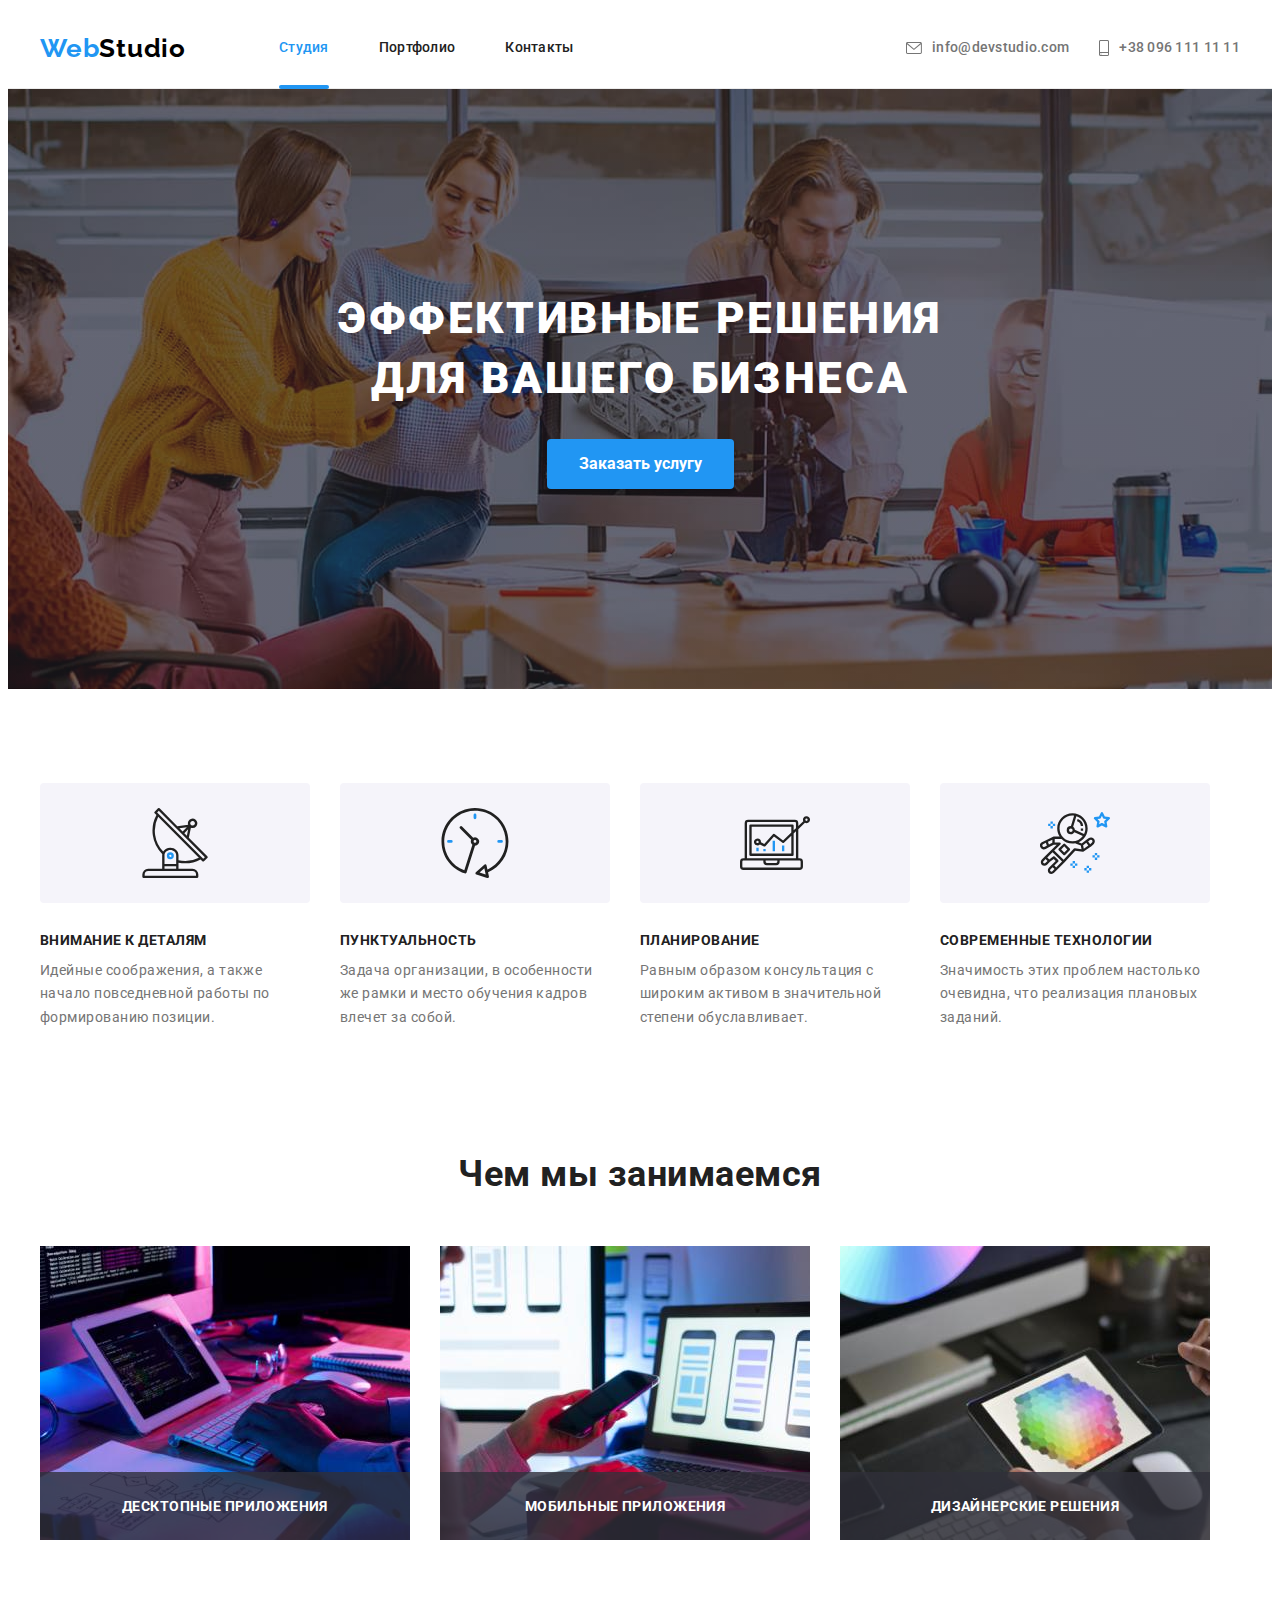
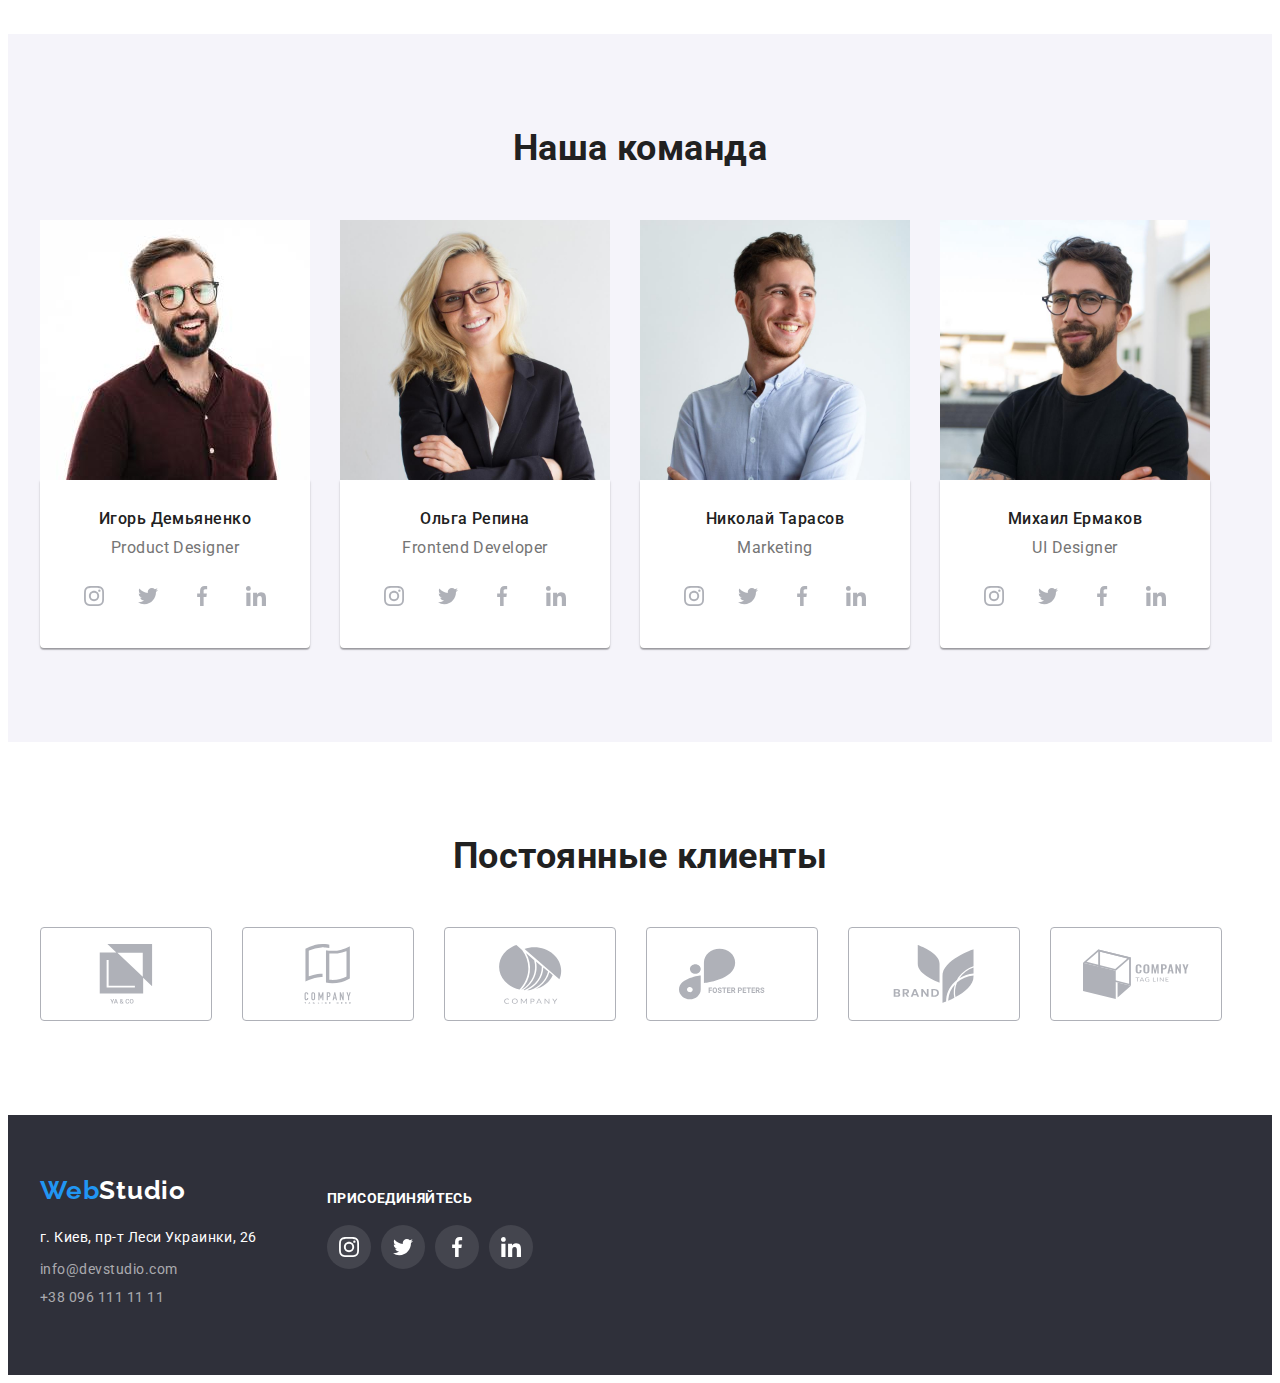
<file: index.html>
<!DOCTYPE html>
<html lang="ru">

<head>
    <meta charset="UTF-8">
    <meta http-equiv="X-UA-Compatible" content="IE=edge">
    <meta name="viewport" content="width=device-width, initial-scale=1.0">
    <title>page 1, Studio</title>
    <link rel="preconnect" href="https://fonts.googleapis.com">
    <link rel="preconnect" href="https://fonts.gstatic.com" crossorigin>
    <link href="https://fonts.googleapis.com/css2?family=Raleway:wght@700&family=Roboto:wght@400;500;700;900&display=swap"
        rel="stylesheet">
    <link rel="stylesheet" href="https://cdnjs.cloudflare.com/ajax/libs/modern-normalize/1.1.0/modern-normalize.min.css"
        integrity="sha512-wpPYUAdjBVSE4KJnH1VR1HeZfpl1ub8YT/NKx4PuQ5NmX2tKuGu6U/JRp5y+Y8XG2tV+wKQpNHVUX03MfMFn9Q=="
        crossorigin="anonymous" referrerpolicy="no-referrer" />
        <link rel="stylesheet" href="./css/styles.css">
</head>

<body>
    <!-- Шапка сайта Heder-->
    <header class="header">
        <div class="container header-container">
            <!--Навигация-->
            <nav class="navigate">
                <a class="logo" href="./index.html"><span class="logo-accent">Web</span>Studio</a>
                <ul class="list flex">
                
                    <li class="site-nav current">
                        <a href="./index.html" class="link active">Студия</a>
                    </li>
        
                    <li class="site-nav"><a href="./portfolio.html" class="link">Портфолио</a></li>
                    <li class="site-nav"><a href="" class="link">Контакты</a></li>
                </ul>
            
            </nav>
            <!--Контакты -->
            <ul class="list contact flex">
                <li class="contact-list">
                    <a class="link link-head-contact" href="mailto:info@devstudio.com">
                        <svg class="contact-icon" width="16" height="12">
                            <use href="./images/icons.svg#icon_envelope"></use>
                        </svg>
                        info@devstudio.com
                    </a>
            
                <li class="contact-list">
                    <a class="link link-head-contact" href="tel:+380961111111">
                        <svg class="contact-icon" width="10" height="16">
                            <use href="./images/icons.svg#icon_smartphone"></use>
                        </svg>
                        +38 096 111 11 11</a>
                </li>
            </ul>
        </div>
        
    </header>

    <main>

        <!-- section Герой-->
        <section class="hero-section overlay">

            <!-- фон на весь блок Герой -->
                <div class="container">
                    <h1 class="hero-title">
                        ЭФФЕКТИВНЫЕ РЕШЕНИЯ
                        <br>
                        ДЛЯ ВАШЕГО БИЗНЕСА
                    </h1>
                    <button  class="btn hero-button" type="button" data-modal-open>Заказать услугу</button>
                    <!-- Модальное окно - start -->
                    <div class="backdrop is-hidden" data-modal>
                        <div class="modal">  
                            <button class="close-modal" data-modal-close>
                                <svg class="close-svg" width="18" height="18">
                                    <use href="./images/icons.svg#close_modal"></use>
                                </svg>
                               </button>
                        </div>
                    </div>
                    <!-- Модальное окно - END -->
                </div>
        </section>

        <!-- section Наши Преимущества  -->
        <section class="section quality">
            <div class="container">
                <h2 class="visually-hidden">Преимущества</h2>
                <ul class="list flex">
                    <li class="quality-item">
                        <div class="box-icon">
                            <svg class="icon svg" width="70" height="70">
                                <use href="./images/icons.svg#icon_antenna"></use>
                            </svg>    
                        </div>
                         <div class="quality-box">
                            <h3 class="quality-title">Внимание к деталям</h3>
                            <p class="paragraph quality">Идейные соображения, а также начало повседневной работы по формированию позиции.</p>
                        </div>
                        
                    </li>
                    <li class="quality-item">
                        <div class="box-icon">
                            <svg class="icon svg" width="70" height="70">
                                <use href="./images/icons.svg#icon_clock"></use>
                            </svg>
                        </div>
                        <div class="quality-box">
                         <h3 class="quality-title">Пунктуальность</h3>
                            <p class="paragraph quality">Задача организации, в особенности же рамки и место обучения кадров влечет за собой.</p>
                        </div>
                    </li>
                    <li class="quality-item">
                        <div class="box-icon">
                            <svg class="icon svg" width="70" height="70">
                                <use href="./images/icons.svg#icon_diagram"></use>
                            </svg>
                        </div>
                        <div class="quality-box">
                            <h3 class="quality-title">Планирование</h3>
                            <p class="paragraph quality">Равным образом консультация с широким активом в значительной степени обуславливает.</p>
                        </div>
                    </li>
                    <li class="quality-item">
                        <div class="box-icon">
                            <svg class="icon svg" width="70" height="70">
                                <use href="./images/icons.svg#icon_astronaut"></use>
                            </svg>
                        </div>
                        <div class="quality-box">
                            <h3 class="quality-title">Современные технологии</h3>
                            <p class="paragraph quality">Значимость этих проблем настолько очевидна, что реализация плановых заданий.</p>
                        </div>
                    </li>
                </ul>
            </div>
        </section>

        <!-- section Чем мы занимаемся -->
        <section class="section">
            <div class="container">
                <h2 class="title-section">Чем мы занимаемся</h2>
                <ul class="list flex">
                    <li class="specialization-item">
                        
                            <img width="370" src="./images/img_main_page/box_1.jpg" alt="клавиатура и планшет">
                            
                                <p class="card-title">Десктопные приложения</p>
                          
                    </li>
                    <li class="specialization-item">
                        
                            <img width="370" src="./images/img_main_page/box_2.jpg" alt="ноутбук на столе">
                            
                                <p class="card-title">Мобильные приложения</p>
                           
                    </li>
                    <li class="specialization-item">
                       
                            <img width="370" src="./images/img_main_page/box_3.jpg" alt="планшет в руке">
                            
                                <p class="card-title">Дизайнерские решения</p>
                            
                    </li>
                </ul>
            </div>
        </section>

        <!-- section Наша команда -->
        <section class="section team-section">
            <div class="container">
                <h2 class="team-title">Наша команда</h2>
                
                <ul class="list flex">
                    <li class="covorker">
                        <img class="covorker-photo" width="270" height="260" src="./images/img_main_page/team_card_1.jpg" alt="Игорь Демьяненко">
                        <div class="covorker-box">
                            <h3 class="covorker-title">Игорь Демьяненко</h3>
                            <p class="paragraph covorker-position">Product Designer</p>
                            <ul class="list socials-list">
                                <li class="socials-item">
                                    <a class="socials-link" href="https://instagram.com" target="_blank"
                                    rel="noopener noreferrer" aria-label="Instagram link">
                                        <svg class="socials-icon" width="20" height="20">
                                            <use href="./images/icons.svg#icon_instagram"></use>
                                        </svg>
                                    </a>
                                </li>
                                <li class="socials-item">
                                    <a class="socials-link" href="https://twitter.com" target="_blank" rel="noopener noreferrer"
                                        aria-label="Twitter link">
                                        <svg class="socials-icon" width="20" height="20">
                                            <use href="./images/icons.svg#icon_twitter"></use>
                                        </svg>
                                    </a>
                                </li>
                                <li class="socials-item">
                                    <a class="socials-link" href="https://facebook.com" target="_blank" rel="noopener noreferrer"
                                        aria-label="Facebook link">
                                        <svg class="socials-icon" width="20" height="20">
                                            <use href="./images/icons.svg#icon_facebook"></use>
                                        </svg>
                                    </a>
                                </li>
                                <li class="socials-item">
                                    <a class="socials-link" href="https://linkedin.com" target="_blank" rel="noopener noreferrer"
                                        aria-label="Linkedin link">
                                        <svg class="socials-icon" width="20" height="20">
                                            <use href="./images/icons.svg#icon_linkedin"></use>
                                        </svg>
                                    </a>
                                </li>
                            </ul>
                        </div>
                        
                    </li>
                    <li class="covorker">
                        <img class="covorker-photo" width="270" height="260" src="./images/img_main_page/team_card_2.jpg" alt="Ольга Репина">
                        <div class="covorker-box">
                            <h3 class="covorker-title">Ольга Репина</h3>
                            <p class="paragraph covorker-position">Frontend Developer</p>
                            <ul class="list socials-list">
                                <li class="socials-item">
                                    <a class="socials-link" href="https://instagram.com" target="_blank" rel="noopener noreferrer"
                                        aria-label="Instagram link">
                                        <svg class="socials-icon" width="20" height="20">
                                            <use href="./images/icons.svg#icon_instagram"></use>
                                        </svg>
                                    </a>
                                </li>
                                <li class="socials-item">
                                    <a class="socials-link" href="https://twitter.com" target="_blank" rel="noopener noreferrer"
                                        aria-label="Twitter link">
                                        <svg class="socials-icon" width="20" height="20">
                                            <use href="./images/icons.svg#icon_twitter"></use>
                                        </svg>
                                    </a>
                                </li>
                                <li class="socials-item">
                                    <a class="socials-link" href="https://facebook.com" target="_blank" rel="noopener noreferrer"
                                        aria-label="Facebook link">
                                        <svg class="socials-icon" width="20" height="20">
                                            <use href="./images/icons.svg#icon_facebook"></use>
                                        </svg>
                                    </a>
                                </li>
                                <li class="socials-item">
                                    <a class="socials-link" href="https://linkedin.com" target="_blank" rel="noopener noreferrer"
                                        aria-label="Linkedin link">
                                        <svg class="socials-icon" width="20" height="20">
                                            <use href="./images/icons.svg#icon_linkedin"></use>
                                        </svg>
                                    </a>
                                </li>
                            </ul>
                        </div>
                    <li class="covorker">
                        <img class="covorker-photo" width="270" height="260" src="./images/img_main_page/team_card_3.jpg" alt="Николай Тарасов">
                        <div class="covorker-box">
                            <h3 class="covorker-title">Николай Тарасов</h3>
                            <p class="paragraph covorker-position">Marketing</p>
                            <ul class="list socials-list">
                                <li class="socials-item">
                                    <a class="socials-link" href="https://instagram.com" target="_blank" rel="noopener noreferrer"
                                        aria-label="Instagram link">
                                        <svg class="socials-icon" width="20" height="20">
                                            <use href="./images/icons.svg#icon_instagram"></use>
                                        </svg>
                                    </a>
                                </li>
                                <li class="socials-item">
                                    <a class="socials-link" href="https://twitter.com" target="_blank" rel="noopener noreferrer"
                                        aria-label="Twitter link">
                                        <svg class="socials-icon" width="20" height="20">
                                            <use href="./images/icons.svg#icon_twitter"></use>
                                        </svg>
                                    </a>
                                </li>
                                <li class="socials-item">
                                    <a class="socials-link" href="https://facebook.com" target="_blank" rel="noopener noreferrer"
                                        aria-label="Facebook link">
                                        <svg class="socials-icon" width="20" height="20">
                                            <use href="./images/icons.svg#icon_facebook"></use>
                                        </svg>
                                    </a>
                                </li>
                                <li class="socials-item">
                                    <a class="socials-link" href="https://linkedin.com" target="_blank" rel="noopener noreferrer"
                                        aria-label="Linkedin link">
                                        <svg class="socials-icon" width="20" height="20">
                                            <use href="./images/icons.svg#icon_linkedin"></use>
                                        </svg>
                                    </a>
                                </li>
                            </ul>
                        </div>
                    </li>
                    <li class="covorker">
                        <img class="covorker-photo" width="270" height="260" src="./images/img_main_page/team_card_4.jpg" alt="Михаил Ермаков">
                        <div class="covorker-box">
                            <h3 class="covorker-title">Михаил Ермаков</h3>
                            <p class="paragraph covorker-position">UI Designer</p>
                            <ul class="list socials-list">
                                <li class="socials-item">
                                    <a class="socials-link" href="https://instagram.com" target="_blank" rel="noopener noreferrer"
                                        aria-label="Instagram link">
                                        <svg class="socials-icon" width="20" height="20">
                                            <use href="./images/icons.svg#icon_instagram"></use>
                                        </svg>
                                    </a>
                                </li>
                                <li class="socials-item">
                                    <a class="socials-link" href="https://twitter.com" target="_blank" rel="noopener noreferrer"
                                        aria-label="Twitter link">
                                        <svg class="socials-icon" width="20" height="20">
                                            <use href="./images/icons.svg#icon_twitter"></use>
                                        </svg>
                                    </a>
                                </li>
                                <li class="socials-item">
                                    <a class="socials-link" href="https://facebook.com" target="_blank" rel="noopener noreferrer"
                                        aria-label="Facebook link">
                                        <svg class="socials-icon" width="20" height="20">
                                            <use href="./images/icons.svg#icon_facebook"></use>
                                        </svg>
                                    </a>
                                </li>
                                <li class="socials-item">
                                    <a class="socials-link" href="https://linkedin.com" target="_blank" rel="noopener noreferrer"
                                        aria-label="Linkedin link">
                                        <svg class="socials-icon" width="20" height="20">
                                            <use href="./images/icons.svg#icon_linkedin"></use>
                                        </svg>
                                    </a>
                                </li>
                            </ul>
                        </div>
                    </li>
                </ul>
            </div>
        </section>

        <!-- section Постоянные клиенты -->

        <section class="section clients">
            <div class="container">
                <h2 class="clients-title">Постоянные клиенты</h2>
                <ul class="list clients-list">
                    <li class="clients-item">
                            <svg class="clients-icon" width="106" height="60">
                                <use href="./images/icons.svg#icon_client_1"></use>
                            </svg>                    
                    </li>
                    <li class="clients-item">
                        <svg class="clients-icon" width="106" height="60">
                            <use href="./images/icons.svg#icon_client_2"></use>
                        </svg>
                    </li>
                    <li class="clients-item">
                        <svg class="clients-icon" width="106" height="60">
                            <use href="./images/icons.svg#icon_client_3"></use>
                        </svg>
                    </li>
                    <li class="clients-item">
                        <svg class="clients-icon" width="106" height="60">
                            <use href="./images/icons.svg#icon_client_4"></use>
                        </svg>
                    </li>
                    <li class="clients-item">
                        <svg class="clients-icon" width="106" height="60">
                            <use href="./images/icons.svg#icon_client_5"></use>
                        </svg>
                    </li>
                    <li class="clients-item">
                        <svg class="clients-icon" width="106" height="60">
                            <use href="./images/icons.svg#icon_client_6"></use>
                        </svg>
                    </li>
                </ul>
            </div>
        </section>

    </main>

    <!-- Футер -->
    <footer class="footer">
        <div class="container">
            <ul class="list flex">
                <li class="footer-box">
    
                    <a class="logo logo-white" href="/"><span class="logo-accent">Web</span>Studio</a>
    
                    <address class="address">г. Киев, пр-т Леси Украинки, 26</address>
    
                    <ul class="list">
                        <li class="adress-list"><a href="mailto:info@devstudio.com" class="contact">info@devstudio.com</a>
                        </li>
                        <li class="adress-list"><a href="tel:+380961111111" class="contact">+38 096 111 11 11</a></li>
                    </ul>
                </li>
                <!-- Присоединяйтесь, ссылки на соц сети -->
                <li class="footer-box">
    
                    <h3 class="footer-title">ПРИСОЕДИНЯЙТЕСЬ</h3>
    
                    <ul class="footer-list">
                        <li class="socials-item">
                            <a class="footer-socials-link" href="https://instagram.com" target="_blank"
                                rel="noopener noreferrer" aria-label="Instagram link">
                                <svg class="footer-socials-icon" width="20" height="20">
                                    <use href="./images/icons.svg#icon_instagram"></use>
                                </svg>
                            </a>
                        </li>
                        <li class="socials-item">
                            <a class="footer-socials-link" href="https://twitter.com" target="_blank"
                                rel="noopener noreferrer" aria-label="Twitter link">
                                <svg class="footer-socials-icon" width="20" height="20">
                                    <use href="./images/icons.svg#icon_twitter"></use>
                                </svg>
                            </a>
                        </li>
                        <li class="socials-item">
                            <a class="footer-socials-link" href="https://facebook.com" target="_blank"
                                rel="noopener noreferrer" aria-label="Facebook link">
                                <svg class="footer-socials-icon" width="20" height="20">
                                    <use href="./images/icons.svg#icon_facebook"></use>
                                </svg>
                            </a>
                        </li>
                        <li class="socials-item">
                            <a class="footer-socials-link" href="https://linkedin.com" target="_blank"
                                rel="noopener noreferrer" aria-label="Linkedin link">
                                <svg class="footer-socials-icon" width="20" height="20">
                                    <use href="./images/icons.svg#icon_linkedin"></use>
                                </svg>
                            </a>
                        </li>
                    </ul>
    
                </li>
            </ul>
        </div>
    </footer>
    <script src="./js/modal.js"></script>

</body>

</html>
</file>
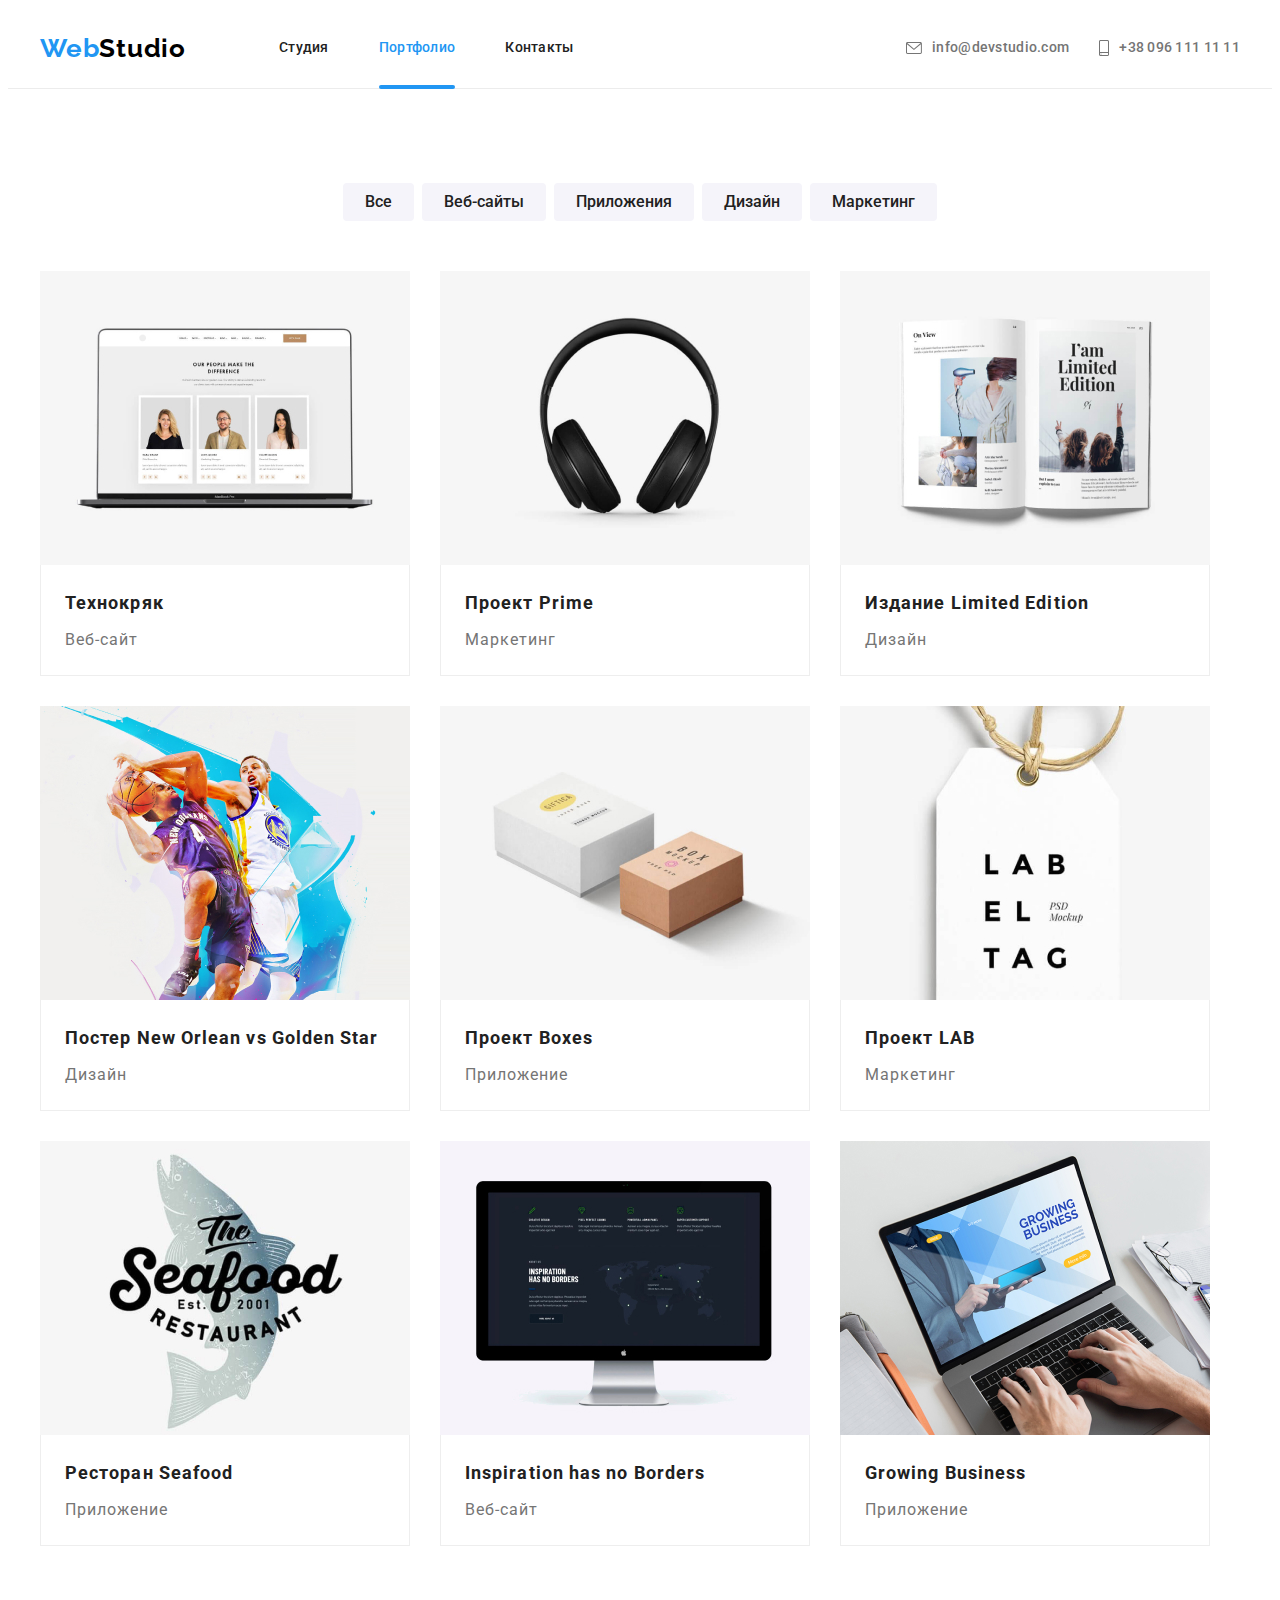
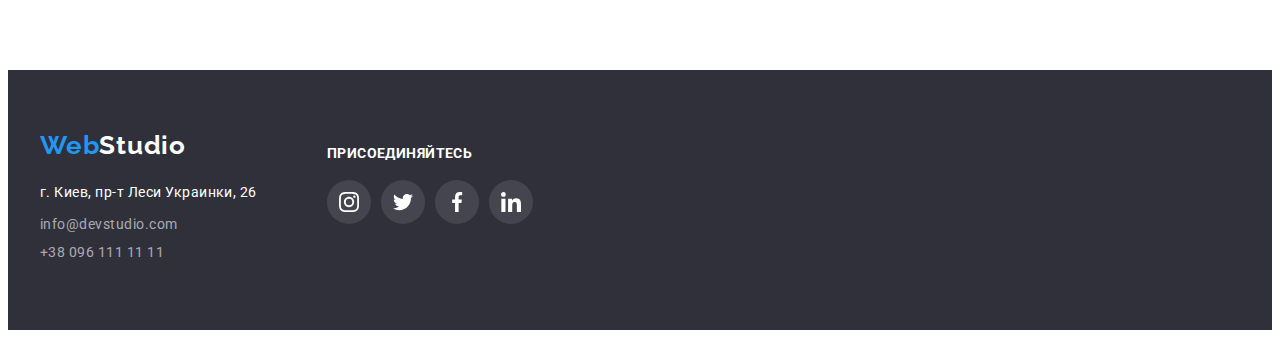
<file: portfolio.html>
<!DOCTYPE html>
<html lang="ru">

<head>
    <meta charset="UTF-8">
    <meta http-equiv="X-UA-Compatible" content="IE=edge">
    <meta name="viewport" content="width=device-width, initial-scale=1.0">
    <title>page 2, Portfolio</title>
    <link rel="preconnect" href="https://fonts.googleapis.com">
    <link rel="preconnect" href="https://fonts.gstatic.com" crossorigin>
    <link href="https://fonts.googleapis.com/css2?family=Raleway:wght@700&family=Roboto:wght@400;500;700;900&display=swap"
        rel="stylesheet">
    <link rel="stylesheet" href="https://cdnjs.cloudflare.com/ajax/libs/modern-normalize/1.1.0/modern-normalize.min.css"
        integrity="sha512-wpPYUAdjBVSE4KJnH1VR1HeZfpl1ub8YT/NKx4PuQ5NmX2tKuGu6U/JRp5y+Y8XG2tV+wKQpNHVUX03MfMFn9Q=="
        crossorigin="anonymous" referrerpolicy="no-referrer" />
    <link rel="stylesheet" href="./css/styles.css">
</head>

<body>
    <!-- Шапка сайта Heder-->
    <header class="header">
        <div class="container header-container">
            <!--Навигация-->
            <nav class="navigate">
                <a class="logo" href="./index.html"><span class="logo-accent">Web</span>Studio</a>
                <ul class="list flex">
                    <li class="site-nav"><a href="./index.html" class="link">Студия</a></li>
                    <li class="site-nav current">
                            <a href="./portfolio.html" class="link active">Портфолио</a>                    
                    </li>
                    <li class="site-nav"><a href="" class="link">Контакты</a></li>
                </ul>
    
            </nav>
            <!--Контакты -->
            <ul class="list contact flex">
                <li class="contact-list">
                    <a class="link link-head-contact" href="mailto:info@devstudio.com">
                        <svg class="contact-icon" width="16" height="12">
                            <use href="./images/icons.svg#icon_envelope"></use>
                        </svg>
                        info@devstudio.com
                    </a>
            
                <li class="contact-list">
                    <a class="link link-head-contact" href="tel:+380961111111">
                        <svg class="contact-icon" width="10" height="16">
                            <use href="./images/icons.svg#icon_smartphone"></use>
                        </svg>
                        +38 096 111 11 11</a>
                </li>
            </ul>
        </div>
    
    </header>

    <main>
        <!--  section Portfolio-->
       <section  class="section portfolio">
        <h1 class="visually-hidden">Портфолио</h1>
            <div class="container portfolio">
                <!-- Filters -->
                <ul class="list flex button-filter-list">
                    <li class="btn-item"><button class="btn button-filter" type="button">Все</button>
                    </li>
                    <li class="btn-item"><button class="btn button-filter" type="button">Веб-сайты</button>
                    </li>
                    <li class="btn-item"><button class="btn button-filter" type="button">Приложения</button>
                    </li>
                    <li class="btn-item"><button class="btn button-filter" type="button">Дизайн</button>
                    </li>
                    <li class="btn-item"><button class="btn button-filter" type="button">Маркетинг</button>
                    </li>
                </ul>
                <!-- ============================
                    Карточка 1 - START
                ============================= -->
                <ul class="list flex">
                    <li class="portfolio-list">
                        <div class="portfolio-thumb">
                            <img class="portfolio-photo" width="370" height="294" src="./images/img_portfolio_page/1_notebook.jpg" alt="Ноутбук">
        <!-- // декоративный overlay на карточку  - start // -->
                            <div class="box-action">
                                <p class="box-action-text">Ресурс предлагает комплексные предложения с разным уровнем функционала и сервисов. Все
                                    это позволит посетителю получить
                                    исчерпывающие сведения о компании или частном лице.</p>
                            </div>
            <!-- // декоративный overlay на карточку  - end // -->
                        </div>
                        <div class="portfolio-box">
                            <h2 class="portfolio-title">Технокряк</h2>
                            <p class="portfolio-text">Веб-сайт</p>
                        </div>
                    </li>
                    <!-- ============================
                         Карточка 1 - END
                    ============================= -->
                    <li class="portfolio-list">
                        <div class="portfolio-thumb">
                            <img class="portfolio-photo" width="370" height="294" src="./images/img_portfolio_page/2_headphones.jpg" alt="Наушники">
                            <div class="box-action">
                                <p class="box-action-text">Ресурс предлагает комплексные предложения с разным уровнем функционала и сервисов. Все
                                    это позволит посетителю получить
                                    исчерпывающие сведения о компании или частном лице.</p>
                            </div>
                        </div>
                        <div class="portfolio-box">
                            <h2 class="portfolio-title">Проект Prime</h2>
                            <p class="portfolio-text">Маркетинг</p>
                        </div>
                    </li>
                    <!-- ================================ -->
                    <li class="portfolio-list">
                        <div class="portfolio-thumb">
                            <img class="portfolio-photo" width="370" height="294" src="./images/img_portfolio_page/3_book.jpg" alt="Книга">
                            <div class="box-action">
                                <p class="box-action-text">Ресурс предлагает комплексные предложения с разным уровнем функционала и сервисов. Все
                                    это позволит посетителю получить
                                    исчерпывающие сведения о компании или частном лице.</p>
                            </div>
                        </div>
                        <div class="portfolio-box">
                            <h2 class="portfolio-title">Издание Limited Edition</h2>
                            <p class="portfolio-text">Дизайн</p>
                        </div>
                    </li>
                    <!-- ================================= -->
                    <li class="portfolio-list">
                        <div class="portfolio-thumb">
                            <img class="portfolio-photo" width="370" height="294" src="./images/img_portfolio_page/4_basketball.jpg" alt="Баскетболисты">
                            <div class="box-action">
                                <p class="box-action-text">Ресурс предлагает комплексные предложения с разным уровнем функционала и сервисов. Все
                                    это позволит посетителю получить
                                    исчерпывающие сведения о компании или частном лице.</p>
                            </div>
                        </div>
                        <div class="portfolio-box">
                            <h2 class="portfolio-title">Постер New Orlean vs Golden Star</h2>
                            <p class="portfolio-text">Дизайн</p>
                        </div>
                    </li>
                    <!-- =================================== -->
                    <li class="portfolio-list">
                        <div class="portfolio-thumb">
                            <img class="portfolio-photo" width="370" height="294" src="./images/img_portfolio_page/5_boxes.jpg" alt="Коробки">
                            <div class="box-action">
                                <p class="box-action-text">Ресурс предлагает комплексные предложения с разным уровнем функционала и сервисов. Все
                                    это позволит посетителю получить
                                    исчерпывающие сведения о компании или частном лице.</p>
                            </div>
                        </div>
                        <div class="portfolio-box">
                            <h2 class="portfolio-title">Проект Boxes</h2>
                            <p class="portfolio-text">Приложение</p>
                        </div>
                    </li>
                    <!-- =================================== -->
                    <li class="portfolio-list">
                        <div class="portfolio-thumb">
                            <img class="portfolio-photo" width="370" height="294" src="./images/img_portfolio_page/6_label.jpg" alt="Лейба">
                            <div class="box-action">
                                <p class="box-action-text">Ресурс предлагает комплексные предложения с разным уровнем функционала и сервисов. Все
                                    это позволит посетителю получить
                                    исчерпывающие сведения о компании или частном лице.</p>
                            </div>
                        </div>
                        <div class="portfolio-box">
                            <h2 class="portfolio-title">Проект LAB</h2>
                            <p class="portfolio-text">Маркетинг</p>
                        </div>
                    </li>
                    <!-- ===================================== -->
                    <li class="portfolio-list">
                        <div class="portfolio-thumb">
                            <img class="portfolio-photo" width="370" height="294" src="./images/img_portfolio_page/7_seafood.jpg" alt="Морепродукты">
                            <div class="box-action">
                                <p class="box-action-text">Ресурс предлагает комплексные предложения с разным уровнем функционала и сервисов. Все
                                    это позволит посетителю получить
                                    исчерпывающие сведения о компании или частном лице.</p>
                            </div>
                        </div>
                        <div class="portfolio-box">
                            <h2 class="portfolio-title">Ресторан Seafood</h2>
                            <p class="portfolio-text">Приложение</p>
                        </div>
                    </li>
                    <!-- ===================================== -->
                    <li class="portfolio-list">
                        <div class="portfolio-thumb">
                            <img class="portfolio-photo" width="370" height="294" src="./images/img_portfolio_page/8_screen_computer.jpg" alt="Экран компьютера">
                            <div class="box-action">
                                <p class="box-action-text">Ресурс предлагает комплексные предложения с разным уровнем функционала и сервисов. Все
                                    это позволит посетителю получить
                                    исчерпывающие сведения о компании или частном лице.</p>
                            </div>
                        </div>
                        <div class="portfolio-box">
                            <h2 class="portfolio-title">Inspiration has no Borders</h2>
                            <p class="portfolio-text">Веб-сайт</p>
                        </div>
                    </li>
                    <!-- ======================================= -->
                    <li class="portfolio-list">
                        <div class="portfolio-thumb">
                            <img class="portfolio-photo" width="370" height="294" src="./images/img_portfolio_page/9_hands.jpg" alt="Руки">
                            <div class="box-action">
                                <p class="box-action-text">Ресурс предлагает комплексные предложения с разным уровнем функционала и сервисов. Все
                                    это позволит посетителю получить
                                    исчерпывающие сведения о компании или частном лице.</p>
                            </div>
                        </div>
                        <div class="portfolio-box">
                            <h2 class="portfolio-title">Growing Business</h2>
                            <p class="portfolio-text">Приложение</p>
                        </div>
                    </li>
                    <!-- ====================================== -->
                </ul>
            </div>
       </section>

    </main>

    <!-- Футер -->
    <footer class="footer">
        <div class="container">
            <ul class="list flex">
                <li class="footer-box">
    
                    <a class="logo logo-white" href="/"><span class="logo-accent">Web</span>Studio</a>
    
                    <address class="address">г. Киев, пр-т Леси Украинки, 26</address>
    
                    <ul class="list">
                        <li class="adress-list"><a href="mailto:info@devstudio.com" class="contact">info@devstudio.com</a>
                        </li>
                        <li class="adress-list"><a href="tel:+380961111111" class="contact">+38 096 111 11 11</a></li>
                    </ul>
                </li>
                <!-- Присоединяйтесь, ссылки на соц сети -->
                <li class="footer-box">
    
                    <h3 class="footer-title">ПРИСОЕДИНЯЙТЕСЬ</h3>
    
                    <ul class="footer-list">
                        <li class="socials-item">
                            <a class="footer-socials-link" href="https://instagram.com" target="_blank"
                                rel="noopener noreferrer" aria-label="Instagram link">
                                <svg class="footer-socials-icon" width="20" height="20">
                                    <use href="./images/icons.svg#icon_instagram"></use>
                                </svg>
                            </a>
                        </li>
                        <li class="socials-item">
                            <a class="footer-socials-link" href="https://twitter.com" target="_blank"
                                rel="noopener noreferrer" aria-label="Twitter link">
                                <svg class="footer-socials-icon" width="20" height="20">
                                    <use href="./images/icons.svg#icon_twitter"></use>
                                </svg>
                            </a>
                        </li>
                        <li class="socials-item">
                            <a class="footer-socials-link" href="https://facebook.com" target="_blank"
                                rel="noopener noreferrer" aria-label="Facebook link">
                                <svg class="footer-socials-icon" width="20" height="20">
                                    <use href="./images/icons.svg#icon_facebook"></use>
                                </svg>
                            </a>
                        </li>
                        <li class="socials-item">
                            <a class="footer-socials-link" href="https://linkedin.com" target="_blank"
                                rel="noopener noreferrer" aria-label="Linkedin link">
                                <svg class="footer-socials-icon" width="20" height="20">
                                    <use href="./images/icons.svg#icon_linkedin"></use>
                                </svg>
                            </a>
                        </li>
                    </ul>
    
                </li>
            </ul>
        </div>
    </footer>
</body>

</html>
</file>
<file: css/styles.css>
/* =================
      css Переменные 
==================== */
:root {
--primary-text-color: #757575;
--logo-text-color: #000000;
--title-text-color: #212121;
--accent-color: #2196f3;
--primary-background-color: #e5e5e5;
--bg-color-section: #F5F4FA;
--bg-color-hero:#C4C4C4;
--wight-color: #ffffff;
--bg-icon: #AFB1B8;
--box-shadow-card: 0px 1px 3px rgba(0, 0, 0, 0.12),0px 1px 1px rgba(0, 0, 0, 0.14),0px 2px 1px rgba(0, 0, 0, 0.2);
--box-shadow-button: 0px 4px 4px rgba(0, 0, 0, 0.15);
--box-shadow-active-btn-filter: 0px 3px 1px rgba(0, 0, 0, 0.1),
0px 1px 2px rgba(0, 0, 0, 0.08),
0px 2px 2px rgba(0, 0, 0, 0.12);
--box-shadow-portfolio-list: 0px 1px 1px rgba(0, 0, 0, 0.12),
    0px 4px 4px rgba(0, 0, 0, 0.06),
    1px 4px 6px rgba(0, 0, 0, 0.16);
--bg-color-portfolio-thumb:rgba(33, 150, 243, 0.9);
}


body {
  font-family: Roboto, sans-serif;
  background-color: var(--wight-color);
  letter-spacing: 0.03em;
}

/* =======================
общие классы - start 
======================== */
img {
  display: block;
}

p {
  margin: 0;
}

.link {
  text-decoration: none;
}

.container {
  width: 1200px;
  margin-left: auto;
  margin-right: auto;
  padding-left: 15px;
  padding-right: 15px;
}

.list {
  list-style: none;
  padding: 0;
  margin: 0;
}

.list.flex {
  display: flex;
  flex-wrap: wrap;
  align-items: center;
}

.visually-hidden {
  position: absolute;
  width: 1px;
  height: 1px;
  margin: -1px;
  border: 0;
  padding: 0;
  white-space: nowrap;
  clip-path: inset(100%);
  clip: rect(0 0 0 0);
  overflow: hidden;
}

.team-title,
.hero-title,
.covorker-title,
.portfolio-title,
.portfolio-text,
.quality-title,
.title-section,
.clients-title,
.paragraph,
.not-displayed,
.futer-title {
  padding: 0px;
  margin: 0px;
}

.item {
  text-decoration: none;
  font-weight: 500;
  font-size: 14px;
  line-height: 1.14;
  letter-spacing: 0.02em;
  color: var(--primary-text-color);
  transition: color 250ms
  cubic-bezier(0.4, 0, 0.2, 1);
}

.item:hover,
.item:focus {
  color: var(--accent-color);
}
/* ========================= 
общие классы - end 
========================== */


/* =======================
ЛОГОТИП - start 
======================== */

.logo {
  text-decoration: none;
  font-family: Raleway, sans-serif;
  font-weight: 700;
  font-size: 26px;
  line-height: 1.19;
  letter-spacing: 0.03em;
  color: var(--logo-text-color);
}

.logo-accent {
  text-decoration: none;
  color: var(--accent-color);
}

/* =========================
часть лого в Футере 
========================== */
.logo-white {
  display: inline-block;
  margin-bottom: 20px;
  text-decoration: none;
  color: var(--wight-color);
}

.navigate > .logo {
  margin-right: 93px;
}

/* =========================
       ЛОГОТИП - end 
========================== */

/* ==========================
ШАПКА САЙТА Heder  - start
=========================== */

.header {
  border-bottom: 1px solid #ececec;
}

.header-container {
  display: flex;
  align-items: center;
}

.navigate {
  display: flex;
  align-items: center;
}

/* =================================
КНОПКИ НАВИГАЦИИ по сайту - start 
================================== */

.btn-item:not(:last-child) {
  margin-right: 8px;
}

.site-nav:not(:last-child) {
  margin-right: 50px;
}

.contact-flex {
  display: flex;
  align-items: center;
  justify-content: center;
}

.site-nav {
  display: block;
  padding-top: 32px;
  padding-bottom: 32px;
  font-weight: 500;
  font-size: 14px;
  line-height: 1.14;
  letter-spacing: 0.02em;
}
/* ===============================
подчеркивание на активной странице - start 
===============================  */

.site-nav.current {
  padding: 0;
}
.link.active {
  position: relative;
  display: block;
  padding-top: 32px;
  padding-bottom: 32px;
}

.active::after {
  position: absolute;
  content: '';
  left: 0;
  bottom: -1%;
  width: 100%;
  height: 4px;
  background: #2196F3;
  border-radius: 2px; 
}


/* ==============================
кнопки навигация по сайту - end 
================================ */

/* ===============================
ссылки на e-mail и тел - start 
================================ */


.link-head-contact {
  display: flex;
  justify-content: center;
  align-items: center;
  
  padding-top: 32px;
  padding-bottom: 32px;
  font-weight: 500;
  font-size: 14px;
  line-height: 1.14;
  letter-spacing: 0.02em;
  color: var(--primary-text-color);
  transition: color 250ms
  cubic-bezier(0.4, 0, 0.2, 1);
}


.link.link-head-contact:hover,
.link.link-head-contact:focus {
  color: var(--accent-color);
}

.site-nav .link:hover,
.site-nav .link:focus {
  color: var(--accent-color);
}

.site-nav .link {
  text-decoration: none;
  font-weight: 500;
  font-size: 14px;
  line-height: 1.14;
  letter-spacing: 0.02em;
  color: var(--title-text-color);
  transition: color 250ms
  cubic-bezier(0.4, 0, 0.2, 1);
}

.current >.link {
  color: var(--accent-color);
}

.icon-page {
  fill: currentColor;
}

.list.contact {
  margin-left: auto;
}

.contact-list:not(:last-child) {
  margin-right: 30px;
}
/* ================================
иконки конверт и телефон - start 
=================================  */
.contact-icon {
  margin-right: 10px;
  fill: currentColor
  
}

.link-head-contact:hover.contact-icon,
.link-head-contact:focus.contact-icon {
  color: var(--accent-color);
}


/* ================================
иконки конверт и телефон - end 
================================= */
/* ================================
ШАПКА САЙТА Heder - end 
================================== */


/* ================================
ГЛАВНАЯ СТРАНИЦА - start 
================================== */

/* =========================
SECTION Герой - start 
========================== */

.section {
  padding-top: 94px;
  padding-bottom: 94px;
}

.hero-section {
  background-color: var(--bg-color-hero);
  text-align: center;
}

/* ===========================
фон на весь блок Герой - start 
============================ */

.overlay {
  max-width: 1600px;
  margin-left: auto;
  margin-right: auto;
  padding-top: 200px;
  padding-bottom: 200px;
  background-image: linear-gradient(
    to right,
    rgba(47, 48, 58, 0.4),
    rgba(47, 48, 58, 0.4)
  ),
  url(../images/img_main_page/bg_hero_copy.jpeg);
  background-repeat: no-repeat;
  background-position: center;
  background-size: cover;
}

.hero-title {
  margin-top: 0;
  margin-bottom: 30px;
  font-weight: 900;
  font-size: 44px;
  line-height: 1.36;
  color: var(--wight-color);
  text-align: center;
  text-transform: uppercase;
  letter-spacing: 0.06em;
}

/* ==========================
фон на весь блок Герой - end 
=========================== */

/* ===========================
Button Заказать услугу - start 
============================ */

.btn {
  display: inline-flex;
  align-items: center;
  font-family: inherit;
  border: none;
  cursor: pointer;
  position: relative;
  border-radius: 4px;
}

.hero-button {
  font-family: inherit;
  cursor: pointer;
  box-shadow: var(--box-shadow-button);
  border-radius: 4px;
  padding: 10px 32px;
  font-weight: 700;
  font-size: 16px;
  line-height: 1.87;
  text-align: center;
  color: var(--wight-color);
  background-color: var(--accent-color);
  transition: color 250ms cubic-bezier(0.4, 0, 0.2, 1);
}
.hero-button:hover,
.hero-button:focus {
  background-color: #188CE8;
}


/* =========================
Button Заказать услугу - end 
========================== */

/* ==============
МОДАЛЬНОЕ ОКНО - start
============== */
.backdrop {
  position: fixed;
  top: 0;
  left: 0;
  width: 100%;
  height: 100%;
  background: rgba(0, 0, 0, 0.5);
  opacity: 1;
  transition: opacity 250ms cubic-bezier(0.4, 0, 0.2, 1);
}

.backdrop.is-hidden {
  visibility: hidden;
  opacity: 0;
  pointer-events: none;
} 

.modal {
  position: absolute;
top: 50%;
left: 50%;

min-width: 528px;
min-height: 581px;
background: var(--wight-color);
box-shadow: 0px 1px 3px rgba(0, 0, 0, 0.12),
0px 1px 1px rgba(0, 0, 0, 0.14),
0px 2px 1px rgba(0, 0, 0, 0.2);
border-radius: 4px;

transform: translate(-50%, -50%) scaleX(1);
transition: transform 250ms cubic-bezier(0.4, 0, 0.2, 1);
}

.backdrop.is-hidden .modal {
  transform: translate(-50%, -50%) scaleX(0);
  
}

.close-modal {
  position: absolute;
  display: flex;
  align-items: center;
  justify-content: center;
  padding: 0;
  top: 8px;
  right: 8px;
  width: 30px;
  height: 30px;
  border: 1px solid rgba(0, 0, 0, 0.1);
  border-radius: 50%;
  background-color: transparent;
  cursor: pointer; 
  
} 


.close-svg {
  /* position: absolute;
  top: 8px;
  right: 8px; */
  
}


/* ================
section Герой - end 
================= */


/* =========================
SECTION Преимущества - start
========================== */

.section.quality {
  padding-bottom: 0;
}

.list.flex > .quality-item {
  flex-basis: calc(100% / 4 - 30px);
}

.quality-item {
  margin-right: 30px;
  
}

.quality-item:last-child {
  margin-right: 0;
}

 /* ==================
    иконка фон - start
 ================== */

.quality-item {
  margin-right: 30px;
  margin-bottom: 30px;
}
.box-icon {
  display: flex;
  justify-content: center;
  align-items: center;
  margin-bottom: 30px;
  height: 120px;
  background-color: var(--bg-color-section);
  border-radius: 4px;
}

.icon.svg {
  margin: auto;
}


/* ==================
    иконка фон - end
 ================== */

.quality-title {
  margin-bottom: 10px;
  font-weight: 700;
  font-size: 14px;
  line-height: 1.14;
  text-transform: uppercase;
  color: var(--title-text-color);

}
.paragraph.quality {
  font-size: 14px;
  line-height: 1.71;
  color: var(--primary-text-color);
}

/* =========================
SECTION Преимущества - end
========================= */ 


/* ============================== 
SECTION Чем мы занимаемся - start
=============================== */
.title-section {
  margin-bottom: 50px;
  font-weight: 700;
  font-size: 36px;
  line-height: 1.16;
  text-align: center;

  color: var(--title-text-color);
}

.specialization-item {
  position: relative;
}

.specialization-item:not(:last-child) {
  margin-right: 30px;
}


.card-title {
  position: absolute;
  padding: 27px 0;
  width: 100%;
  left: 0;
  bottom: 0;
  margin: 0;
  font-weight: 700;
  font-size: 14px;
  line-height: 1;
  text-align: center;
  letter-spacing: 0.03em;
  text-transform: uppercase;
  color: var(--wight-color);
  background-color: rgba(47, 48, 58, 0.8);
}
/* ==============================
SECTION Чем мы занимаемся - end 
=============================== */

/* =============================
SECTION Наша команда - start 
============================== */

.team-section {
  background-color: var(--bg-color-section);
}

.team-title {
  margin-bottom: 50px;
  font-weight: 700;
  font-size: 36px;
  line-height: 1.16;
  text-align: center;

  color: var(--title-text-color);
}

.covorker {
  background-color: var(--wight-color)
}

.covorker-box {
  padding: 30px 15px;
  box-shadow: var(--box-shadow-card);
  border-radius: 0px 0px 4px 4px;
}

.covorker:not(:last-child) {
  margin-right: 30px;
}


.covorker-title {
  margin-bottom: 10px;
  font-weight: 500;
  font-size: 16px;
  line-height: 1.18;
  text-align: center;
  color: var(--title-text-color);
}
.covorker-position {
  margin-bottom: 16px;
  font-size: 16px;
  line-height: 1.18;
  text-align: center;
  color: var(--primary-text-color);
}

/* ======================= 
ICON social-link - start
======================== */

.socials-list { 
  display: flex;
  align-items: center;
  justify-content: center;
}

.socials-item {
  margin-right: 10px;
}
.socials-item:last-child {
  margin-right: 0;
}

.socials-link {
  display: flex;
  justify-content: center;
  align-items: center;
  flex-basis: calc(100% / 4 - 10px);
  width: 44px;
  height: 44px;
  border-radius: 50%;
  background-color: transparent;
  transition: background-color 250ms
  cubic-bezier(0.4, 0, 0.2, 1);
}

.socials-link:hover,
.socials-link:focus {
  background-color: var(--accent-color);
}

.socials-icon {
  fill: var(--bg-icon);
  transition: fill 250ms cubic-bezier(0.4, 0, 0.2, 1);
}

.socials-link:hover .socials-icon,
.socials-link:focus .socials-icon {
  fill: #ffffff;
}

/* ======================= 
ICON social-link - end
======================== */
/* ==========================
SECTION Наша команда - end 
=========================== */


/* ================================ 
SECTION Постоянные клиенты - start 
================================= */

.clients-title {
  margin-bottom: 50px;
  font-weight: 700;
  font-size: 36px;
  line-height: 1.16;
  text-align: center;
  color: var(--title-text-color);
}

/* ========================== 
иконки  logo клиентов - start
========================== */

.clients-list {
  display: flex;
  align-items: center;
  flex-wrap: wrap;
  gap: 30px;
  
}

.clients-item {
  display: flex;
  align-items: center;
  justify-content: center;
  width: 170px;
  height: 92px;
  border: 1px solid var(--bg-icon);
  color: var(--bg-icon);
  border-radius: 4px;
  cursor: pointer;
  transition: color 250ms
  cubic-bezier(0.4, 0, 0.2, 1);
  transition: border-color 250ms cubic-bezier(0.4, 0, 0.2, 1);
}


.clients-item:hover {
  color: var(--accent-color);
  border-color: var(--accent-color);
}

.clients-icon {
  fill: currentColor;
}
/* ========================== 
иконки  logo клиентов - end
========================== */

/* =============================
SECTION Постоянные клиенты - end
============================== */


/* ========================
        ФУТЕР - start 
========================= */

.footer {
  justify-content: flex-start;
  align-items: baseline;
  padding-top: 60px;
  padding-bottom: 60px;
  background: #2f303a;
}
/* 
.footer-box-icon {
  padding-bottom: 30px;
} */

.address {
  margin-bottom: 9px;
  font-style: normal;
  font-size: 14px;
  line-height: 1.71;
  color: var(--wight-color);
}

.adress-list {
  margin-bottom: 9px;
}

.contact {
  font-size: 14px;
  text-decoration: none;
  color: rgba(255, 255, 255, 0.6);
}

/* ================================ 
Присоединяйтесь, ссылки на соц сети
================================ */

.footer-box:not(:last-child) {
margin-right: 70px;
}

.footer-title {
  margin-top: 0;
  margin-bottom: 20px;
  font-weight: 700;
  font-size: 14px;
  line-height: 1;
  letter-spacing: 0.03em;
  text-align: start;
  text-transform: uppercase;
  color: #FFFFFF;
} 


/* ======================================== 
Присоединяйтесь, ссылки на соц сети - start
========================================= */

.footer-list {
  display: flex;
  align-items: flex-start;
  justify-content: center;
  list-style: none;
  padding-left: 0;
  padding-bottom: 30px;
  }



.footer-socials-item {
  margin-right: 10px;
}

.footer-socials-item:last-child {
  margin-right: 0;
}

.footer-socials-link {
  display: flex;
  justify-content: center;
  align-items: center;
  flex-basis: calc(100% / 4 - 10px);
  width: 44px;
  height: 44px;
  border-radius: 50%;
  background: rgba(255, 255, 255, 0.1);
  transition: background-color 250ms
  cubic-bezier(0.4, 0, 0.2, 1);
}

.footer-socials-link:hover,
.footer-socials-link:hover:focus {
  background-color: var(--accent-color);
}

.footer-socials-icon {
  fill: #FFFFFF
  
}

.footer-socials-link:hover .footer-socials-icon,
.footer-socials-link:focus .footer-socials-icon {
  fill: #ffffff
} 
/* ======================================== 
Присоединяйтесь, ссылки на соц сети - end
========================================= */

/* ============== 
     ФУТЕР - end 
=============== */


/* ==========================
СТРАНИЦА ПОРТФОЛИО - start
========================== */

/* =========================
SECTION Portfolio - start
========================= */

/* ================== 
фильтр Кнопки - start
================== */

.list.button-filter-list {
  margin-bottom: 50px;
}

.list.button-filter-list {
  justify-content: center;
}


.button-filter {
  padding: 6px 22px;
  cursor: pointer;
  font-family: "Roboto";
  font-weight: 500;
  font-size: 16px;
  line-height: 1.62;
  text-align: center;

  color: var(--title-text-color);
  background-color: #f5f4fa;
  transition: background-color 250ms cubic-bezier(0.4, 0, 0.2, 1), color 250ms cubic-bezier(0.4, 0, 0.2, 1), box-shadow 250ms cubic-bezier(0.4, 0, 0.2, 1);
}

.button-filter:hover,
.button-filter:focus {
  color: var(--wight-color);
  background-color: var(--accent-color);
  box-shadow: var(--box-shadow-active-btn-filter);
  
}
/* ================ 
фильтр Кнопки - end
================ */

/* ===================================
таблица с картинками ПОРТФОЛИО - start
=================================== */
.portfolio-list {
  flex-basis: calc(100% / 3 - 30px);
  cursor: pointer;
  margin-right: 30px;
  margin-bottom: 30px;
  background-color: var(--wight-color);
  transition: box-shadow 250ms cubic-bezier(0.4, 0, 0.2, 1)
  
}


.portfolio-list:nth-child(3n) {
  margin-right: 0px;
}

/* =================================== 
декоративный overlay на карточку - start
==================================== */
.portfolio-thumb {
  position: relative;
  display: flex;
  overflow: hidden;
}

.box-action {
  padding: 63px 24px;
  position: absolute;
  left: 0;
  bottom: 0;
  width: 100%;
  height: 100%;
  background-color: var(--bg-color-portfolio-thumb);
  opacity: 0; 
  transform: translateY(100%);
  transition: transform 250ms cubic-bezier(0.4, 0, 0.2, 1), opacity 250ms cubic-bezier(0.4, 0, 0.2, 1);
  
}


.box-action-text {
  font-size: 18px;
  line-height: 1.55;
  letter-spacing: 0.03em;
  color: var(--wight-color)
}

.portfolio-list:hover.portfolio-thumb >.box-action,
.portfolio-list:hover .portfolio-thumb > .box-action {
  opacity: 1;
  transform: translateY(0);
}
/* =================================== 
декоративный overlay на карточку - END
==================================== */

.portfolio-list:hover,
.portfolio-list:focus {
  box-shadow: var(--box-shadow-portfolio-list);
}

.portfolio-box {
  padding: 20px 24px;
  border-left: 1px solid #eeeeee;
  border-right: 1px solid #eeeeee;
  border-bottom: 1px solid #eeeeee;
  background-color: var(--wight-color);
}

.portfolio-title {
  margin-bottom: 4px;
  font-size: 18px;
  line-height: 2;
  letter-spacing: 0.06em;
  color: var(--title-text-color);
}

.portfolio-text {
  font-size: 16px;
  line-height: 1.87;
  letter-spacing: 0.06em;
  color: var(--primary-text-color);
}
/* =================================
таблица с картинками ПОРТФОЛИО - end
================================= */
/* ===================== 
SECTION Portfolio - end
====================== */
/* ===================== 
СТРАНИЦА ПОРТФОЛИО - end
====================== */
</file>
